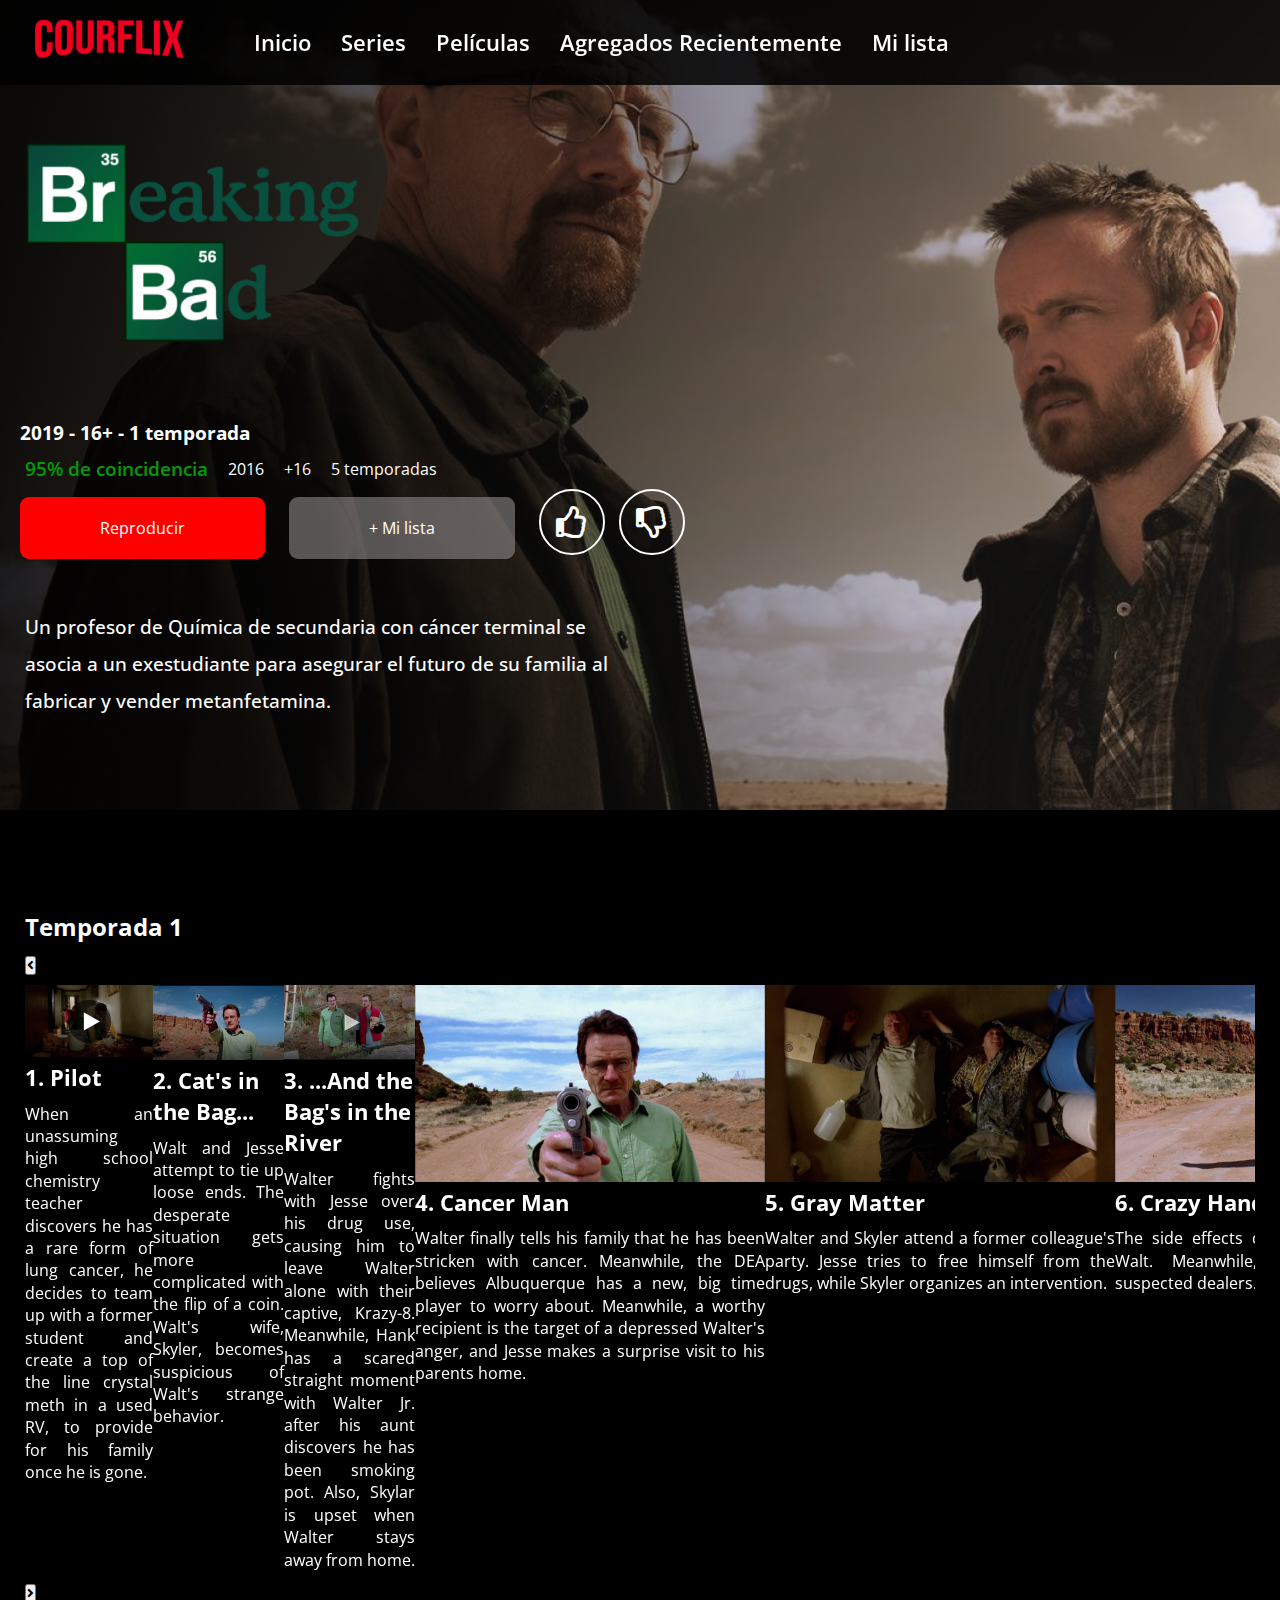
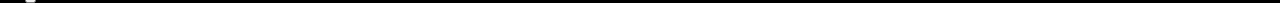
<file: breaking-bad.html>
<!DOCTYPE html>
<html lang="en">

<head>
    <meta charset="UTF-8" />
    <meta name="viewport" content="width=device-width, initial-scale=1.0" />
    <title>Courflix</title>
    <link rel="stylesheet" href="/styles/styles.css" />
    <link rel="stylesheet" href="https://cdnjs.cloudflare.com/ajax/libs/font-awesome/5.13.0/css/all.min.css" />
    <link rel="stylesheet" href="/styles/glide/glide.core.min.css" />
</head>

<body>
    <header class="header">
        <div class="burger-menu"><i class="fas fa-bars"></i></div>
        <div class="logo">
            <a href="/index.html"><img src="/assets/img/logo/courseflix.png" alt="Courflix logo" /></a>
        </div>
        <nav class="nav-bar">
            <ul class="nav-bar-list">
                <li class="link-container">
                    <a href="#inicio" class="nav-link">Inicio</a>
                </li>
                <li class="link-container">
                    <a class="nav-link" href="/index.html">Series</a>
                </li>
                <li class="link-container">
                    <a href="#" class="nav-link">Películas</a>
                </li>
                <li class="link-container">
                    <a href="#recent-add" class="nav-link">Agregados Recientemente</a>
                </li>
                <li class="link-container">
                    <a href="/breaking-bad.html" class="nav-link">Mi lista</a>
                </li>
            </ul>
        </nav>
    </header>

    <section class="serie-preview">

        <div class="hero-bb">

            <img class="breaking-bad-logo" src="/assets/img/breaking-bad/breakingbadlogo.png" alt="Breaking Bad Logo">
            <h2 class="mobile-content">Breaking Bad</h2>
            <h3 class="mobile-content-specs">2019 - 16+ - 1 temporada</h3>

            <div class="serie-info">
                <p class="match-percentage data">95% de coincidencia</p>
                <p class="year data">2016</p>
                <p class="rated data">+16</p>
                <p class="duration data">5 temporadas</p>
            </div>

            <div class="serie-buttons">

                <a href="" class="hero-button-link play">Reproducir</a>
                <a href="" class="hero-button-link my-list">+ Mi lista</a>
                <button class="like-button button"><i class="far fa-thumbs-up"></i></button>
                <button class="dislike-button button"><i class="far fa-thumbs-down"></i></button>

            </div>

            <div class="description">

                <p class="text-description">Un profesor de Química de secundaria con cáncer terminal se asocia a un
                    exestudiante para asegurar el
                    futuro
                    de su familia al fabricar y vender metanfetamina.
                </p>

            </div>
        </div>

        <h2 class="title">Temporada 1</h2>

        <div class="carousel-container">
            <div class="glide carousels">
                <div class="glide__arrows" data-glide-el="controls">
                    <button class="glide__arrow glide__arrow--left" data-glide-dir="<">
                        <i class="fas fa-angle-left"></i>
                    </button>
                </div>
                <div class="glide__track" data-glide-el="track">
                    <ul class="glide__slides mobile-bb">
                        <li class="glide__slide mobile-bb">
                            <img src="/assets/img/breaking-bad/breakingbad01.png" class="bb-preview-img"
                                alt="Walter White pointing a Gun" />
                            <div class="description-text">
                                <h3 class="chapter-title">1. Pilot</h3>
                                <p class="chapter-description">When an unassuming high school chemistry teacher
                                    discovers he
                                    has a rare form of lung
                                    cancer, he decides to team up with a former student and create a top of the line
                                    crystal
                                    meth in a used RV, to provide for his family once he is gone.</p>
                            </div>
                        </li>
                        <li class="glide__slide">
                            <img src="/assets/img/breaking-bad/breakingbad02.png" class="bb-preview-img"
                                alt="Jessi Pinkman with a gas mask" />
                            <h3 class="chapter-title">
                                2. Cat's in the Bag...</h3>
                            <p class="chapter-description">Walt and Jesse attempt to tie up loose ends. The desperate
                                situation gets more
                                complicated with the flip of a coin. Walt's wife, Skyler, becomes suspicious of Walt's
                                strange behavior.</p>
                        </li>
                        <li class="glide__slide">
                            <img src="/assets/img/breaking-bad/breakingbad03.png" class="bb-preview-img"
                                alt="Jessi Pinkman wearing a yellow suite" />
                            <h3 class="chapter-title">3. ...And the Bag's in the River</h3>
                            <p class="chapter-description">Walter fights with Jesse over his drug use, causing him to
                                leave Walter alone with their
                                captive, Krazy-8. Meanwhile, Hank has a scared straight moment with Walter Jr. after his
                                aunt discovers he has been smoking pot. Also, Skylar is upset when Walter stays away
                                from home.</p>
                        </li>
                        <li class="glide__slide">
                            <img src="/assets/img/breaking-bad/breakingbad04.png" class="bb-preview-img"
                                alt="The Protector" />
                            <h3 class="chapter-title">
                                4. Cancer Man</h3>
                            <p class="chapter-description">Walter finally tells his family that he has been stricken
                                with cancer. Meanwhile, the DEA
                                believes Albuquerque has a new, big time player to worry about. Meanwhile, a worthy
                                recipient is the target of a depressed Walter's anger, and Jesse makes a surprise visit
                                to his parents home.</p>
                        </li>
                        <li class="glide__slide">
                            <img src="/assets/img/breaking-bad/breakingbad05.png" class="bb-preview-img"
                                alt="The Protector" />
                            <h3 class="chapter-title">5. Gray Matter</h3>
                            <p class="chapter-description">Walter and Skyler attend a former colleague's party. Jesse
                                tries to free himself from the
                                drugs, while Skyler organizes an intervention.
                            </p>
                        </li>
                        <li class="glide__slide">
                            <img src="/assets/img/breaking-bad/breakingbad06.png" class="bb-preview-img"
                                alt="The Protector" />
                            <h3 class="chapter-title">6. Crazy Handful of Nothin'</h3>
                            <p class="chapter-description">The side effects of chemo begin to plague Walt. Meanwhile,
                                the DEA rounds up suspected
                                dealers.
                            </p>
                        </li>
                        <li class="glide__slide">
                            <img src="/assets/img/breaking-bad/breakingbad07.png" class="bb-preview-img"
                                alt="The Protector" />
                            <h3 class="chapter-title">A No-Rough-Stuff-Type Deal</h3>
                            <p class="chapter-description">Walter accepts his new identity as a drug dealer after a PTA
                                meeting. Elsewhere, Jesse
                                decides to put his aunt's house on the market and Skyler is the recipient of a baby
                                shower.
                            </p>

                        </li>
                    </ul>
                </div>
                <div class="glide__arrows" data-glide-el="controls">
                    <button class="glide__arrow glide__arrow--right" data-glide-dir=">"><i
                            class="fas fa-angle-right"></i></button>
                </div>
            </div>
    </section>
    <script src="/js/glidejs.js"></script>
    <script src="/js/index.js"></script>
</body>
</file>
<file: styles/styles.css>
@import url("https://fonts.googleapis.com/css2?family=Open+Sans:wght@400;600;700;800&display=swap");
.carousel-container {
  position: relative;
  display: flex;
  margin: 10px 25px;
}
.carousel-container :hover {
  opacity: 100%;
}
.carousel-container .bb-preview-img {
  max-width: 350px;
}

.slick-prev {
  position: absolute;
  border: none;
  color: white;
  background-color: rgba(0, 0, 0, 0.3);
  font-size: 1.5rem;
  height: 20%;
  left: 0;
  top: calc(50% - 10%);
  width: 40px;
  cursor: pointer;
  z-index: 500;
  transition: 0.2s ease all;
  opacity: 0;
}

.slick-next {
  position: absolute;
  right: 0;
  border: none;
  color: white;
  background-color: rgba(0, 0, 0, 0.3);
  font-size: 1.5rem;
  height: 20%;
  top: calc(50% - 10%);
  width: 40px;
  cursor: pointer;
  z-index: 500;
  transition: 0.2s ease all;
  opacity: 0;
}

.header {
  position: relative;
  display: inline-flex;
  align-items: center;
  width: 100vw;
  position: fixed;
  z-index: 1;
  padding: 10px;
  background-color: rgba(0, 0, 0, 0.85);
}
@media screen and (max-width: 1000px) {
  .header {
    background-color: #000;
  }
}
@media screen and (max-width: 360px) {
  .header {
    background-color: #000;
  }
}
.header .burger-menu {
  color: white;
  font-size: 3.5rem;
  margin-left: 15px;
  display: none;
  cursor: pointer;
}
@media screen and (max-width: 1000px) {
  .header .burger-menu {
    transition: 0.3 ease-in;
    display: block;
  }
}
.header .logo {
  margin: 10px 25px;
}
@media screen and (max-width: 1000px) {
  .header .logo {
    margin: 0 45px;
  }
}
@media screen and (max-width: 1000px) {
  .header .nav-bar {
    display: none;
    flex-direction: column;
    position: absolute;
    top: 0;
    left: 0;
    margin-top: 90px;
    padding: 10px;
    background-color: #000;
    min-height: 100vh;
    min-width: 200px;
  }
}
@media screen and (max-width: 360px) {
  .header .nav-bar {
    display: none;
    flex-direction: column;
    position: absolute;
    top: 0;
    left: 0;
    margin-top: 90px;
    padding: 10px;
    background-color: #000;
    min-height: 100vh;
    min-width: 200px;
  }
}
.header .nav-bar .nav-bar-list {
  display: flex;
  list-style-type: none;
  margin-left: 15px;
}
@media screen and (max-width: 360px) {
  .header .nav-bar .nav-bar-list .link-container {
    margin: 15px 0;
  }
}
@media screen and (max-width: 1000px) {
  .header .nav-bar .nav-bar-list {
    text-align: left;
    flex-direction: column;
    line-height: 4rem;
  }
}
@media screen and (max-width: 360px) {
  .header .nav-bar .nav-bar-list {
    flex-direction: column;
    line-height: 2rem;
  }
}
.header .nav-bar .nav-bar-list .nav-link {
  color: #fff;
  text-decoration: none;
  font-size: 1.4rem;
  font-weight: 600;
  margin-left: 30px;
}
@media screen and (max-width: 1000px) {
  .header .nav-bar .nav-bar-list .nav-link {
    margin-left: 0px;
    line-height: 2px;
    margin-top: 50px;
  }
}
@media screen and (max-width: 360px) {
  .header .nav-bar .nav-bar-list .nav-link {
    margin-bottom: 330px;
    line-height: 0.5rem;
    font-size: 1.1rem;
  }
}

.hero {
  background-image: url(/assets/img/bg-cover/netflix-bg.png);
  background-repeat: no-repeat;
  background-size: cover;
  height: 90vh;
  color: #fff;
  margin-bottom: -100px;
  padding: 20px;
}
@media (min-width: 320px) and (max-width: 639px) {
  .hero {
    height: 50%;
    background-size: cover;
  }
}
@media (min-width: 640px) and (max-width: 1440px) {
  .hero {
    height: 50%;
  }
}
@media (min-width: 1441px) and (max-width: 1900px) {
  .hero {
    height: 100%;
  }
}
.hero .content {
  width: 100%;
  max-width: 750px;
  margin-top: 100px;
  padding: 20px 0;
}
@media (min-width: 320px) and (max-width: 639px) {
  .hero .content {
    margin-top: 5rem;
    margin-left: 0px;
  }
}
.hero .content .hero-subtitle {
  margin-bottom: 25px;
}
@media (min-width: 320px) and (max-width: 639px) {
  .hero .content .hero-subtitle {
    display: none;
  }
}
.hero .content .hero-title {
  font-weight: 700;
  font-size: 9rem;
  line-height: 8rem;
}
@media (min-width: 320px) and (max-width: 639px) {
  .hero .content .hero-title {
    font-size: 2rem;
    line-height: 4.5rem;
    margin-bottom: 1.5rem;
  }
}
@media (min-width: 640px) and (max-width: 1440px) {
  .hero .content .hero-title {
    font-size: 6rem;
    line-height: 6rem;
    margin-bottom: 1.5rem;
  }
}
.hero .content .mobile-content {
  display: none;
}
@media (min-width: 320px) and (max-width: 639px) {
  .hero .content .mobile-content {
    margin-top: -30px;
    font-weight: 400;
    display: block;
  }
}
@media (min-width: 320px) and (max-width: 639px) {
  .hero .content .hero-buttons {
    display: flex;
  }
}
.hero .content .hero-button-link {
  display: inline-block;
  margin-top: 20px;
  color: #fff;
  text-decoration: none;
  margin-bottom: 30px;
}
@media (min-width: 320px) and (max-width: 639px) {
  .hero .content .hero-button-link {
    flex-wrap: nowrap;
    margin-bottom: 20px;
  }
}
.hero .content .play,
.hero .content .my-list {
  border-radius: 9px;
  margin-right: 20px;
  background-color: rgba(157, 151, 151, 0.541521);
  padding: 20px 80px;
  font-size: 400;
}
@media (min-width: 320px) and (max-width: 639px) {
  .hero .content .play,
.hero .content .my-list {
    min-width: 130px;
    padding: 10px 30px;
    flex-grow: 0;
    flex-shrink: 0;
  }
}
@media (min-width: 320px) and (max-width: 639px) {
  .hero .content .play {
    background-color: #ed0a1d;
  }
}
.hero .content .hero-description {
  line-height: 2rem;
  font-weight: 300;
  font-size: 1.4rem;
}
@media (min-width: 320px) and (max-width: 639px) {
  .hero .content .hero-description {
    font-size: 1.2rem;
    line-height: 2.3rem;
    margin-bottom: 50px;
  }
}
@media (min-width: 640px) and (max-width: 1440px) {
  .hero .content .hero-description {
    font-size: 1.2rem;
    line-height: 2.3rem;
    margin-bottom: 100px;
  }
}
.hero .content .hero-description .hero-text {
  margin-bottom: 1rem;
}

.keep-watching {
  color: #fff;
}
@media screen and (max-width: 1000px) {
  .keep-watching {
    margin: 2.5rem 0;
  }
}
.keep-watching .title-keep-watching {
  margin: 20px 25px 0 25px;
}
@media screen and (max-width: 1000px) {
  .keep-watching .title-keep-watching {
    margin-left: 25px;
  }
}
.keep-watching .progress-bar {
  margin: auto;
  width: 50%;
  height: 10px;
  background-color: #333;
}
.keep-watching .progress-bar .progress {
  width: 96%;
  height: 10px;
  background-color: #C60F0E;
}
.keep-watching .progress-bar2 {
  margin: auto;
  width: 50%;
  height: 10px;
  background-color: #333;
}
.keep-watching .progress-bar2 .progress2 {
  width: 45%;
  height: 10px;
  background-color: #C60F0E;
}
.keep-watching .progress-bar3 {
  margin: auto;
  width: 50%;
  height: 10px;
  background-color: #333;
}
.keep-watching .progress-bar3 .progress3 {
  width: 15%;
  height: 10px;
  background-color: #C60F0E;
}
.keep-watching .progress-bar4 {
  margin: auto;
  width: 50%;
  height: 10px;
  background-color: #333;
}
.keep-watching .progress-bar4 .progress4 {
  width: 45%;
  height: 10px;
  background-color: #C60F0E;
}
.keep-watching .progress-bar5 {
  margin: auto;
  width: 50%;
  height: 10px;
  background-color: #333;
}
.keep-watching .progress-bar5 .progress5 {
  width: 85%;
  height: 10px;
  background-color: #C60F0E;
}
.keep-watching .progress-bar6 {
  margin: auto;
  width: 50%;
  height: 10px;
  background-color: #333;
}
.keep-watching .progress-bar6 .progress6 {
  width: 45%;
  height: 10px;
  background-color: #C60F0E;
}
.keep-watching .progress-bar7 {
  margin: auto;
  width: 50%;
  height: 10px;
  background-color: #333;
}
.keep-watching .progress-bar7 .progress7 {
  width: 45%;
  height: 10px;
  background-color: #C60F0E;
}

.serie-preview {
  color: #fff;
}
.serie-preview .hero-bb {
  background-image: linear-gradient(90deg, rgba(0, 0, 0, 0.884), rgba(170, 170, 170, 0.11)), url(/assets/img/breaking-bad/breakingbad-cover.png);
  background-repeat: no-repeat;
  background-size: cover;
  height: 90vh;
  padding: 20px 0;
}
@media (min-width: 320px) and (max-width: 639px) {
  .serie-preview .hero-bb {
    background-size: cover;
    background-position: center;
    background-position: 30% 20%;
  }
}
.serie-preview .hero-bb .breaking-bad-logo {
  margin-top: 50px;
  margin-left: 20px;
}
@media (min-width: 320px) and (max-width: 639px) {
  .serie-preview .hero-bb .breaking-bad-logo {
    display: none;
  }
}
.serie-preview .hero-bb .mobile-content {
  margin-left: 20px;
  margin-top: 140px;
  display: none;
}
@media (min-width: 320px) and (max-width: 639px) {
  .serie-preview .hero-bb .mobile-content {
    display: block;
    font-size: 2rem;
    line-height: 3.5rem;
  }
}
.serie-preview .hero-bb .mobile-content-specs {
  margin-left: 20px;
}
.serie-preview .hero-bb .serie-info {
  display: flex;
  align-items: center;
  margin: 0 25px;
  width: 100%;
  max-width: 600px;
  margin: 10px 25px;
}
@media (min-width: 320px) and (max-width: 639px) {
  .serie-preview .hero-bb .serie-info {
    font-size: 1rem;
  }
}
.serie-preview .hero-bb .serie-info .match-percentage {
  color: #009c04;
  font-size: 1.2rem;
  font-weight: 600;
}
.serie-preview .hero-bb .serie-info .data {
  margin-right: 20px;
}
@media (min-width: 320px) and (max-width: 639px) {
  .serie-preview .hero-bb .serie-info .data {
    display: none;
  }
}
.serie-preview .hero-bb .serie-buttons {
  margin-left: 20px;
  margin-top: -15px;
}
@media (min-width: 320px) and (max-width: 639px) {
  .serie-preview .hero-bb .serie-buttons {
    display: flex;
  }
}
.serie-preview .hero-bb .serie-buttons .hero-button-link {
  display: inline-block;
  margin-top: 20px;
  color: #fff;
  text-decoration: none;
  margin-bottom: 30px;
}
@media (min-width: 320px) and (max-width: 639px) {
  .serie-preview .hero-bb .serie-buttons .hero-button-link {
    flex-wrap: nowrap;
    margin-bottom: 20px;
  }
}
.serie-preview .hero-bb .serie-buttons .play,
.serie-preview .hero-bb .serie-buttons .my-list {
  border-radius: 9px;
  margin-right: 20px;
  background-color: rgba(157, 151, 151, 0.541521);
  padding: 20px 80px;
  font-size: 400;
}
@media (min-width: 320px) and (max-width: 639px) {
  .serie-preview .hero-bb .serie-buttons .play,
.serie-preview .hero-bb .serie-buttons .my-list {
    text-align: center;
    min-width: 200px;
    padding: 10px 30px;
    flex-grow: 0;
    flex-shrink: 0;
  }
}
@media (min-width: 320px) and (max-width: 639px) {
  .serie-preview .hero-bb .serie-buttons .my-list {
    display: none;
  }
}
.serie-preview .hero-bb .serie-buttons .play {
  background-color: red;
}
.serie-preview .hero-bb .serie-buttons .button {
  border-radius: 50%;
  border: 2px solid white;
  color: white;
  background: none;
  padding: 15px;
  margin-right: 10px;
}
@media (min-width: 320px) and (max-width: 639px) {
  .serie-preview .hero-bb .serie-buttons .button {
    display: none;
  }
}
.serie-preview .hero-bb .serie-buttons .far {
  font-size: 2rem;
}
.serie-preview .hero-bb .description {
  margin: 20px 0px 0px 25px;
  width: 100%;
  max-width: 600px;
  font-weight: 500;
  line-height: 36px;
  font-size: 1.4rem;
}
@media (min-width: 320px) and (max-width: 639px) {
  .serie-preview .hero-bb .description .text-description {
    font-size: 1rem;
    line-height: 2.1rem;
    max-width: 300px;
  }
}
@media (min-width: 640px) and (max-width: 1440px) {
  .serie-preview .hero-bb .description {
    font-size: 1.2rem;
    line-height: 2.3rem;
  }
}
.serie-preview .title {
  margin-top: 100px;
  margin-left: 25px;
}
.serie-preview .chapter-title {
  font-size: 1.4rem;
  margin-bottom: 0.6rem;
}
.serie-preview .chapter-description {
  text-align: justify;
  line-height: 1.4rem;
  font-size: 1rem;
}

* {
  margin: 0;
  padding: 0;
  box-sizing: border-box;
  scroll-behavior: smooth;
}

body {
  font-family: "Open Sans", sans-serif;
  background-color: #000;
  height: 100vh;
}

.series {
  position: relative;
  color: #fff;
}
.series .series-nav-link {
  border: transparent;
  height: 50px;
  margin-top: 20px;
}
@media (min-width: 320px) and (max-width: 639px) {
  .series .series-nav-link {
    height: 90px;
  }
}
@media (min-width: 640px) and (max-width: 1440px) {
  .series .series-nav-link {
    height: 30px;
  }
}
@media (min-width: 320px) and (max-width: 639px) {
  .series {
    margin: 1rem 0 0 0;
  }
}
@media (min-width: 640px) and (max-width: 1440px) {
  .series {
    margin: 2.5rem 0;
  }
}
@media (min-width: 640px) and (max-width: 1440px) {
  .series {
    margin: 1.5rem 0;
  }
}
.series .series-title {
  margin: 80px 25px 0 25px;
}
@media (min-width: 320px) and (max-width: 639px) {
  .series .series-title {
    margin: 20px 25px 0 25px;
  }
}
@media (min-width: 640px) and (max-width: 1440px) {
  .series .series-title {
    margin: 65px 25px 0 25px;
  }
}

.recent-add {
  color: #fff;
}
.recent-add .series-nav-link {
  border: transparent;
  height: 50px;
}
@media (min-width: 320px) and (max-width: 639px) {
  .recent-add .series-nav-link {
    height: 20px;
  }
}
@media (min-width: 640px) and (max-width: 1440px) {
  .recent-add .series-nav-link {
    height: 10px;
  }
}
@media (min-width: 320px) and (max-width: 639px) {
  .recent-add {
    margin: 2.5rem 0 0 0;
  }
}
@media (min-width: 640px) and (max-width: 1440px) {
  .recent-add {
    margin: 2.5rem 0;
  }
}
.recent-add .title {
  margin: 20px 25px 0 25px;
}

/*# sourceMappingURL=styles.css.map */
</file>
